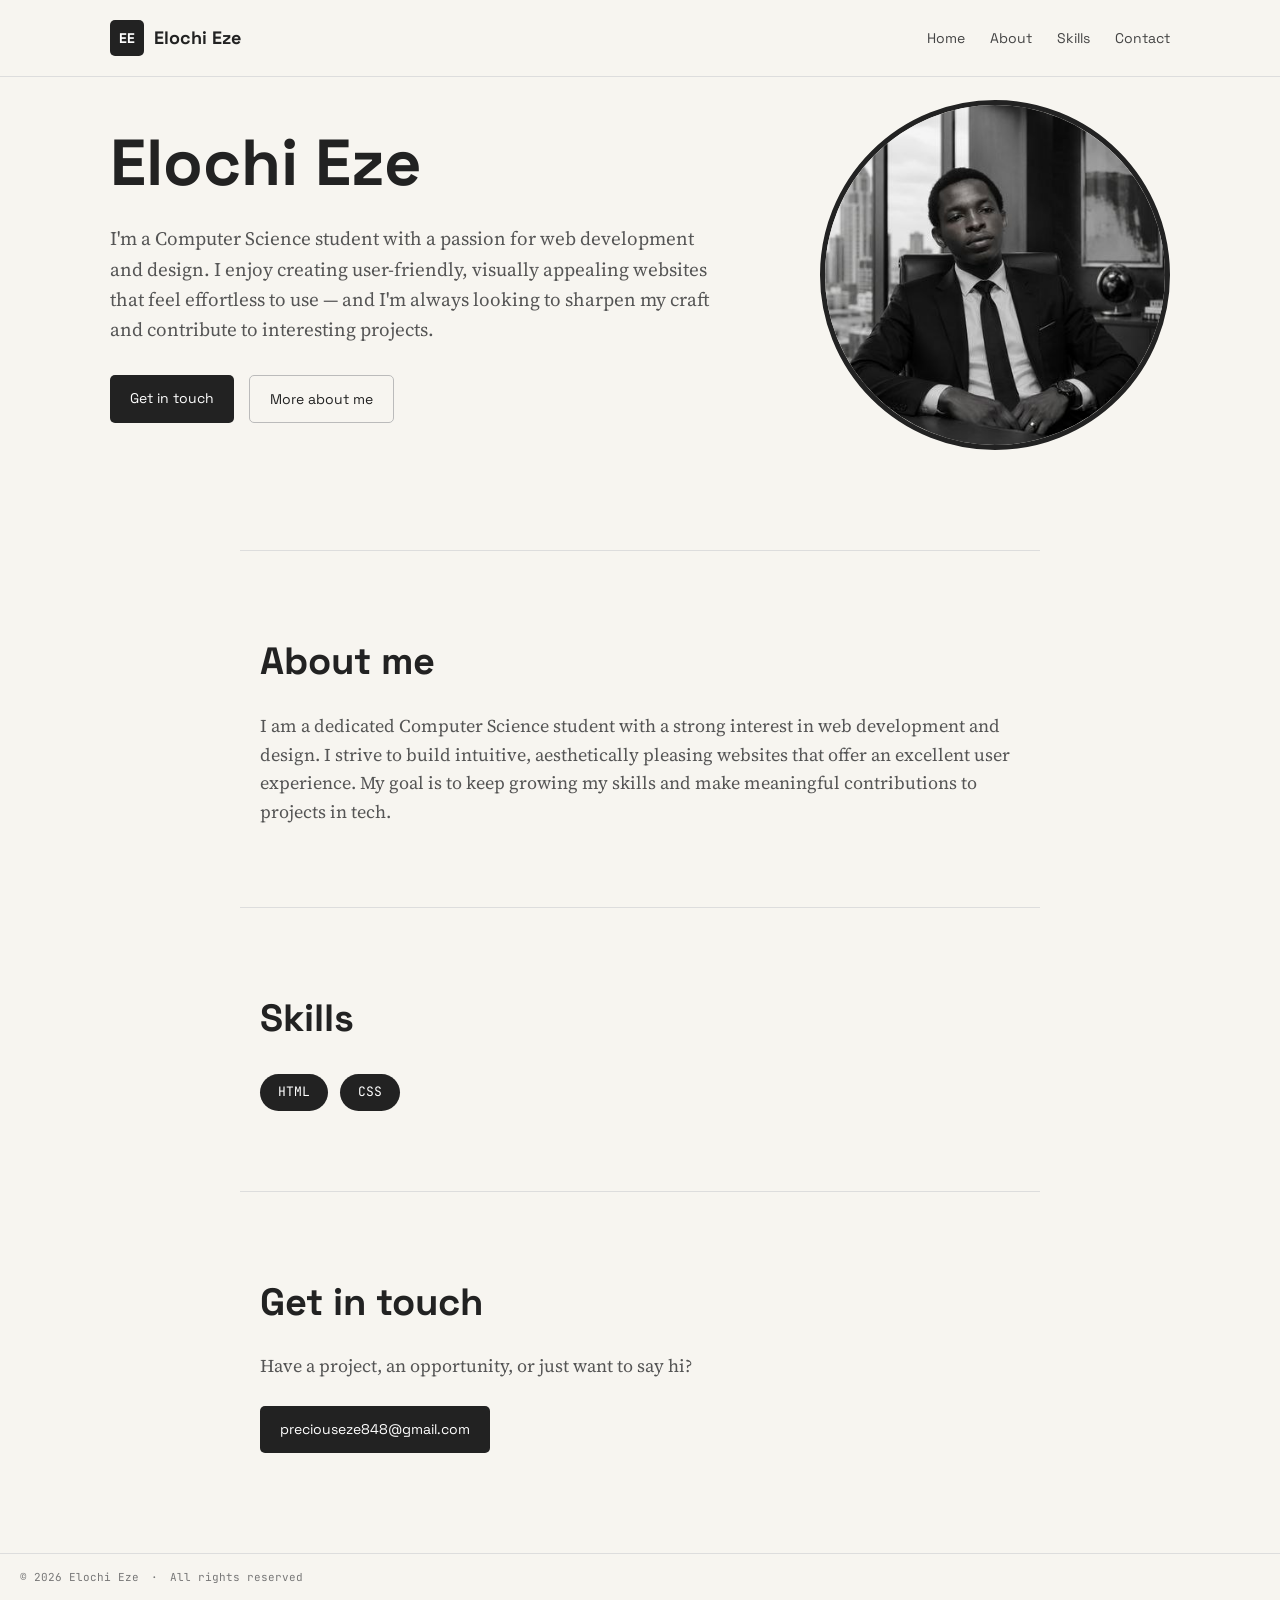
<file: index.html>
<!DOCTYPE html>
<html lang="en">

<head>
  <meta charset="UTF-8">
  <meta name="viewport" content="width=device-width, initial-scale=1.0">

  <title>Elochi Eze</title>

  <link rel="preconnect" href="https://fonts.googleapis.com">
  <link rel="preconnect" href="https://fonts.gstatic.com" crossorigin>

  <link href="https://fonts.googleapis.com/css2?family=Space+Grotesk:wght@500;600;700&family=Source+Serif+4:opsz,wght@8..60,400;8..60,500&family=JetBrains+Mono:wght@400;500&display=swap" rel="stylesheet">

  <link rel="stylesheet" href="./portfolio.css">
</head>

<body>

  <!-- NAVBAR -->
  <header class="site-header">
    <nav class="navbar">

      <a href="#home" class="nav-brand">
        <span class="brand-mark">EE</span>
        <span class="brand-name">Elochi Eze</span>
      </a>

      <ul class="nav-links">
        <li><a href="#home">Home</a></li>
        <li><a href="#about">About</a></li>
        <li><a href="#skills">Skills</a></li>
        <li><a href="#contact">Contact</a></li>
      </ul>

    </nav>
  </header>


  <!-- MAIN CONTENT -->
  <main>

    <!-- HERO -->
    <section id="home" class="hero">

      <div class="hero-copy">

        <h1>Elochi Eze</h1>

        <p class="hero-lede">
          I'm a Computer Science student with a passion for web development and design.
          I enjoy creating user-friendly, visually appealing websites that feel effortless
          to use — and I'm always looking to sharpen my craft and contribute to interesting projects.
        </p>

        <div class="hero-actions">
          <a href="#contact" class="btn btn-primary">Get in touch</a>
          <a href="#about" class="btn btn-ghost">More about me</a>
        </div>

      </div>


      <!-- PROFILE PICTURE -->
      <div class="profile-container">
        <img src="./imgs/photo_2026-08-21_13-26-58.jpg" alt="Elochi Eze" class="profile-picture">
      </div>

    </section>


    <!-- ABOUT -->
    <section id="about" class="section">

      <h2>About me</h2>

      <p class="section-lede">
        I am a dedicated Computer Science student with a strong interest in web development
        and design. I strive to build intuitive, aesthetically pleasing websites that offer
        an excellent user experience. My goal is to keep growing my skills and make
        meaningful contributions to projects in tech.
      </p>

    </section>


    <!-- SKILLS -->
    <section id="skills" class="section">

      <h2>Skills</h2>

      <ul class="skill-list">
        <li class="skill-chip">HTML</li>
        <li class="skill-chip">CSS</li>
      </ul>

    </section>


    <!-- CONTACT -->
    <section id="contact" class="section section-contact">

      <h2>Get in touch</h2>

      <p class="section-lede">
        Have a project, an opportunity, or just want to say hi?
      </p>

      <a class="btn btn-primary" href="mailto:preciouseze848@gmail.com">
        preciouseze848@gmail.com
      </a>

    </section>

  </main>


  <!-- FOOTER -->
  <footer class="status-bar">

    <span>© 2026 Elochi Eze</span>

    <span class="status-sep">·</span>

    <span>All rights reserved</span>

    <span class="status-fill"></span>

  </footer>

</body>
</html>
</file>
<file: portfolio.css>
/* =========================
   BASIC RESET
========================= */

* {
  margin: 0;
  padding: 0;
  box-sizing: border-box;
}

html {
  scroll-behavior: smooth;
}

body {
  background-color: #f7f5f0;
  color: #222;
  font-family: "Source Serif 4", serif;
  line-height: 1.6;
}


/* =========================
   NAVBAR
========================= */

.site-header {
  border-bottom: 1px solid #ddd;
  background-color: #f7f5f0;

  position: fixed;
  top: 0;
  left: 0;
  width: 100%;

  z-index: 1000;
}

.navbar {
  max-width: 1100px;
  margin: auto;
  padding: 20px;

  display: flex;
  justify-content: space-between;
  align-items: center;
}


/* Logo */

.nav-brand {
  display: flex;
  align-items: center;
  gap: 10px;

  text-decoration: none;
  color: #222;

  font-family: "Space Grotesk", sans-serif;
  font-weight: 700;
}

.brand-mark {
  background-color: #222;
  color: white;

  padding: 7px 9px;
  border-radius: 5px;

  font-size: 14px;
}

.brand-name {
  font-size: 18px;
}


/* Navigation links */

.nav-links {
  display: flex;
  gap: 25px;
  list-style: none;
}

.nav-links a {
  color: #444;
  text-decoration: none;

  font-family: "Space Grotesk", sans-serif;
  font-size: 14px;
}

.nav-links a:hover {
  color: #000;
}


/* =========================
   HERO SECTION
========================= */

.hero {
  max-width: 1100px;
  margin: auto;
  padding: 100px 20px;

  display: flex;
  justify-content: space-between;
  align-items: center;

  gap: 60px;
}

.hero-copy {
  max-width: 600px;
}


/* Main heading */

h1 {
  font-family: "Space Grotesk", sans-serif;
  font-size: 65px;
  line-height: 1.1;

  margin-bottom: 25px;
}


/* Hero paragraph */

.hero-lede {
  font-size: 19px;
  color: #555;
}


/* Hero buttons */

.hero-actions {
  margin-top: 30px;

  display: flex;
  gap: 15px;
}


/* =========================
   PROFILE PICTURE
========================= */

.profile-container {
  width: 350px;
  height: 350px;
}

.profile-picture {
  width: 100%;
  height: 100%;

  object-fit: cover;

  border-radius: 50%;
  border: 5px solid #222;
}


/* =========================
   BUTTONS
========================= */

.btn {
  display: inline-block;

  padding: 12px 20px;

  text-decoration: none;

  font-family: "Space Grotesk", sans-serif;
  font-size: 14px;

  border-radius: 5px;
}


/* Black button */

.btn-primary {
  background-color: #222;
  color: white;
}

.btn-primary:hover {
  background-color: #444;
}


/* Outline button */

.btn-ghost {
  border: 1px solid #bbb;
  color: #222;
}

.btn-ghost:hover {
  background-color: #e9e7e2;
}


/* =========================
   GENERAL SECTIONS
========================= */

.section {
  max-width: 800px;
  margin: auto;

  padding: 80px 20px;

  border-top: 1px solid #ddd;
}


/* Section headings */

h2 {
  font-family: "Space Grotesk", sans-serif;
  font-size: 38px;

  margin-bottom: 20px;
}


/* Section paragraphs */

.section-lede {
  font-size: 18px;
  color: #555;
}


/* =========================
   SKILLS
========================= */

.skill-list {
  display: flex;
  gap: 12px;

  list-style: none;

  margin-top: 25px;
}

.skill-chip {
  background-color: #222;
  color: white;

  padding: 8px 18px;

  border-radius: 20px;

  font-family: "JetBrains Mono", monospace;
  font-size: 13px;
}


/* =========================
   CONTACT
========================= */

.section-contact {
  padding-bottom: 100px;
}

.section-contact .btn {
  margin-top: 25px;
}


/* =========================
   FOOTER
========================= */

.status-bar {
  border-top: 1px solid #ddd;

  padding: 15px 20px;

  display: flex;
  gap: 12px;
  align-items: center;

  font-family: "JetBrains Mono", monospace;
  font-size: 11px;

  color: #777;
}

.status-fill {
  flex: 1;
}

.status-tag {
  border: 1px solid #ccc;
  padding: 3px 7px;
}


/* =========================
   MOBILE
========================= */

@media (max-width: 700px) {

  /* Navbar */

  .navbar {
    flex-direction: column;
    gap: 15px;
  }

  .nav-links {
    gap: 15px;
  }


  /* Hero */

  .hero {
    padding: 70px 20px;

    flex-direction: column;

    align-items: flex-start;
  }

  h1 {
    font-size: 48px;
  }

  .hero-lede {
    font-size: 17px;
  }


  /* Profile picture */

  .profile-container {
    width: 280px;
    height: 280px;

    align-self: center;
  }


  /* Footer */

  .status-bar {
    flex-wrap: wrap;
  }

  .status-fill {
    display: none;
  }
}
</file>
